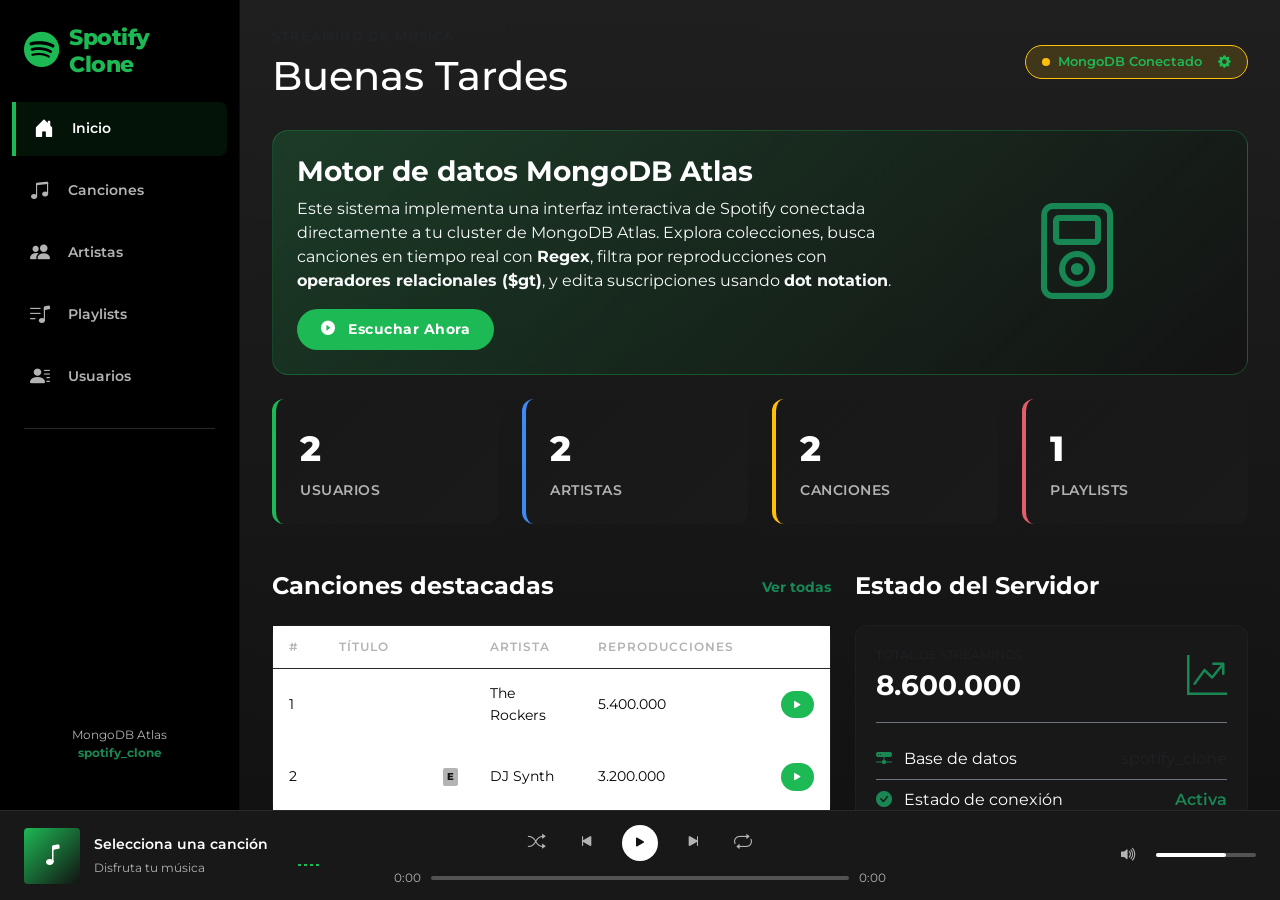
<file: index.html>
<!DOCTYPE html>
<html lang="es">
<head>
  <meta charset="UTF-8">
  <meta name="viewport" content="width=device-width, initial-scale=1.0">
  <title>Spotify Clone - Panel Principal</title>
  <!-- Bootstrap 5 CSS -->
  <link href="https://cdn.jsdelivr.net/npm/bootstrap@5.3.0/dist/css/bootstrap.min.css" rel="stylesheet">
  <!-- Bootstrap Icons -->
  <link href="https://cdn.jsdelivr.net/npm/bootstrap-icons@1.10.5/font/bootstrap-icons.css" rel="stylesheet">
  <!-- Custom CSS -->
  <link rel="stylesheet" href="assets/css/style.css">
</head>
<body>
  <div class="app-container">
    <!-- Sidebar Navigation -->
    <nav class="spotify-sidebar">
      <a href="index.html" class="brand-logo">
        <i class="bi bi-spotify" style="font-size: 2.2rem;"></i>
        <h4>Spotify Clone</h4>
      </a>
      <ul class="sidebar-menu">
        <li class="sidebar-menu-item">
          <a href="index.html" class="sidebar-link active" id="nav-home">
            <i class="bi bi-house-door-fill"></i>
            <span>Inicio</span>
          </a>
        </li>
        <li class="sidebar-menu-item">
          <a href="canciones.html" class="sidebar-link" id="nav-canciones">
            <i class="bi bi-music-note-beamed"></i>
            <span>Canciones</span>
          </a>
        </li>
        <li class="sidebar-menu-item">
          <a href="artistas.html" class="sidebar-link" id="nav-artistas">
            <i class="bi bi-people-fill"></i>
            <span>Artistas</span>
          </a>
        </li>
        <li class="sidebar-menu-item">
          <a href="playlists.html" class="sidebar-link" id="nav-playlists">
            <i class="bi bi-music-note-list"></i>
            <span>Playlists</span>
          </a>
        </li>
        <li class="sidebar-menu-item">
          <a href="usuarios.html" class="sidebar-link" id="nav-usuarios">
            <i class="bi bi-person-lines-fill"></i>
            <span>Usuarios</span>
          </a>
        </li>
      </ul>
      <div class="sidebar-divider"></div>
      <div class="mt-auto p-2 text-center" style="font-size: 0.75rem; color: var(--spotify-text-muted);">
        <p class="mb-0">MongoDB Atlas</p>
        <p class="fw-bold text-success">spotify_clone</p>
      </div>
    </nav>

    <!-- Main Content Area -->
    <main class="main-content">
      <header class="top-header">
        <div>
          <span class="text-uppercase text-muted fw-bold" style="font-size: 0.8rem; letter-spacing: 1px;">Streaming de Música</span>
          <h1 class="fw-extrabold mb-0 text-white mt-1">Buenas Tardes</h1>
        </div>
        <div class="db-badge">
          <span class="dot"></span>
          <span id="db-status-text">Conectando a MongoDB...</span>
        </div>
      </header>

      <!-- Welcome Banner -->
      <div class="p-4 rounded-4 mb-4" style="background: linear-gradient(135deg, rgba(29,185,84,0.2) 0%, rgba(18,18,18,0.8) 100%); border: 1px solid rgba(29,185,84,0.3);">
        <div class="row align-items-center">
          <div class="col-md-8">
            <h3 class="fw-bold text-white mb-2">Motor de datos MongoDB Atlas</h3>
            <p class="text-light mb-3" style="max-width: 600px;">
              Este sistema implementa una interfaz interactiva de Spotify conectada directamente a tu cluster de MongoDB Atlas. Explora colecciones, busca canciones en tiempo real con <strong>Regex</strong>, filtra por reproducciones con <strong>operadores relacionales ($gt)</strong>, y edita suscripciones usando <strong>dot notation</strong>.
            </p>
            <a href="canciones.html" class="btn btn-spotify btn-lg"><i class="bi bi-play-circle-fill me-2"></i> Escuchar Ahora</a>
          </div>
          <div class="col-md-4 d-none d-md-block text-center text-success" style="font-size: 6rem;">
            <i class="bi bi-music-player"></i>
          </div>
        </div>
      </div>

      <!-- Stats Grid -->
      <div class="row g-4 mb-5">
        <div class="col-6 col-lg-3">
          <div class="stat-box">
            <div class="stat-num" id="stat-usuarios">-</div>
            <div class="stat-label">Usuarios</div>
          </div>
        </div>
        <div class="col-6 col-lg-3">
          <div class="stat-box" style="border-left-color: #3d8bf2;">
            <div class="stat-num" id="stat-artistas">-</div>
            <div class="stat-label">Artistas</div>
          </div>
        </div>
        <div class="col-6 col-lg-3">
          <div class="stat-box" style="border-left-color: #ffc107;">
            <div class="stat-num" id="stat-canciones">-</div>
            <div class="stat-label">Canciones</div>
          </div>
        </div>
        <div class="col-6 col-lg-3">
          <div class="stat-box" style="border-left-color: #e35d6a;">
            <div class="stat-num" id="stat-playlists">-</div>
            <div class="stat-label">Playlists</div>
          </div>
        </div>
      </div>

      <!-- Overview Lists -->
      <div class="row g-4 mb-5">
        <!-- Recommended Songs -->
        <div class="col-md-7">
          <div class="d-flex justify-content-between align-items-center mb-4">
            <h4 class="fw-bold mb-0">Canciones destacadas</h4>
            <a href="canciones.html" class="text-decoration-none text-success fw-bold btn-link" style="font-size: 0.85rem;">Ver todas</a>
          </div>
          
          <div class="spotify-card p-0">
            <div class="table-responsive">
              <table class="table spotify-table mb-0">
                <thead>
                  <tr>
                    <th style="width: 50px;">#</th>
                    <th>Título</th>
                    <th>Artista</th>
                    <th class="d-none d-md-table-cell">Reproducciones</th>
                    <th style="width: 80px;"></th>
                  </tr>
                </thead>
                <tbody id="destacadas-table-body">
                  <tr>
                    <td colspan="5" class="text-center py-4">Cargando canciones recomendadas...</td>
                  </tr>
                </tbody>
              </table>
            </div>
          </div>
        </div>

        <!-- DB Metrics -->
        <div class="col-md-5">
          <h4 class="fw-bold mb-4">Estado del Servidor</h4>
          <div class="spotify-card">
            <div class="d-flex align-items-center justify-content-between border-bottom border-secondary pb-3 mb-3">
              <div>
                <span class="text-muted d-block" style="font-size: 0.75rem;">TOTAL DE STREAMINGS</span>
                <span class="fw-bold fs-3 text-white" id="stat-reproducciones">0</span>
              </div>
              <div class="text-success fs-1">
                <i class="bi bi-graph-up-arrow"></i>
              </div>
            </div>
            
            <div class="list-group list-group-flush bg-transparent">
              <div class="list-group-item bg-transparent text-white border-secondary px-0 d-flex justify-content-between align-items-center">
                <span><i class="bi bi-hdd-network-fill text-success me-2"></i> Base de datos</span>
                <span class="text-muted">spotify_clone</span>
              </div>
              <div class="list-group-item bg-transparent text-white border-secondary px-0 d-flex justify-content-between align-items-center">
                <span><i class="bi bi-check-circle-fill text-success me-2"></i> Estado de conexión</span>
                <span class="text-success fw-semibold">Activa</span>
              </div>
              <div class="list-group-item bg-transparent text-white border-secondary px-0 d-flex justify-content-between align-items-center">
                <span><i class="bi bi-shield-check text-success me-2"></i> Operaciones CRUD</span>
                <span class="text-muted">Soportadas</span>
              </div>
              <div class="list-group-item bg-transparent text-white border-0 px-0 d-flex justify-content-between align-items-center">
                <span><i class="bi bi-server text-success me-2"></i> Puerto Backend</span>
                <span class="text-muted">3000 (Express)</span>
              </div>
            </div>
          </div>
        </div>
      </div>
      
    </main>
  </div>

  <!-- Now Playing Footer Bar -->
  <footer class="player-bar">
    <div class="player-track-info">
      <div class="player-album-art" id="player-art">
        <i class="bi bi-music-note"></i>
      </div>
      <div>
        <div class="player-song-title" id="player-title">Selecciona una canción</div>
        <div class="player-artist-name" id="player-artist">Disfruta tu música</div>
      </div>
      <div class="visualizer ms-3" id="player-visualizer">
        <div class="visualizer-bar"></div>
        <div class="visualizer-bar"></div>
        <div class="visualizer-bar"></div>
        <div class="visualizer-bar"></div>
      </div>
    </div>

    <div class="player-controls">
      <div class="control-buttons">
        <button class="control-btn"><i class="bi bi-shuffle"></i></button>
        <button class="control-btn"><i class="bi bi-skip-start-fill"></i></button>
        <button class="control-btn control-btn-play" id="player-play-btn"><i class="bi bi-play-fill"></i></button>
        <button class="control-btn"><i class="bi bi-skip-end-fill"></i></button>
        <button class="control-btn"><i class="bi bi-repeat"></i></button>
      </div>
      <div class="playback-progress">
        <span id="player-current-time">0:00</span>
        <div class="progress-bar-container" id="player-progress-bar">
          <div class="progress-bar-fill" id="player-progress-fill">
            <div class="progress-handle"></div>
          </div>
        </div>
        <span id="player-total-time">0:00</span>
      </div>
    </div>

    <div class="player-extra">
      <button class="control-btn" id="player-volume-btn"><i class="bi bi-volume-up-fill"></i></button>
      <div class="volume-bar" id="player-volume-bar">
        <div class="volume-fill" id="player-volume-fill"></div>
      </div>
    </div>
  </footer>

  <!-- Bootstrap 5 Bundle JS -->
  <script src="https://cdn.jsdelivr.net/npm/bootstrap@5.3.0/dist/js/bootstrap.bundle.min.js"></script>
  <!-- API client & Player controllers -->
  <script src="assets/js/api.js"></script>
  <script src="assets/js/player.js"></script>
  <!-- Dashboard JS -->
  <script src="assets/js/dashboard.js"></script>
</body>
</html>
</file>
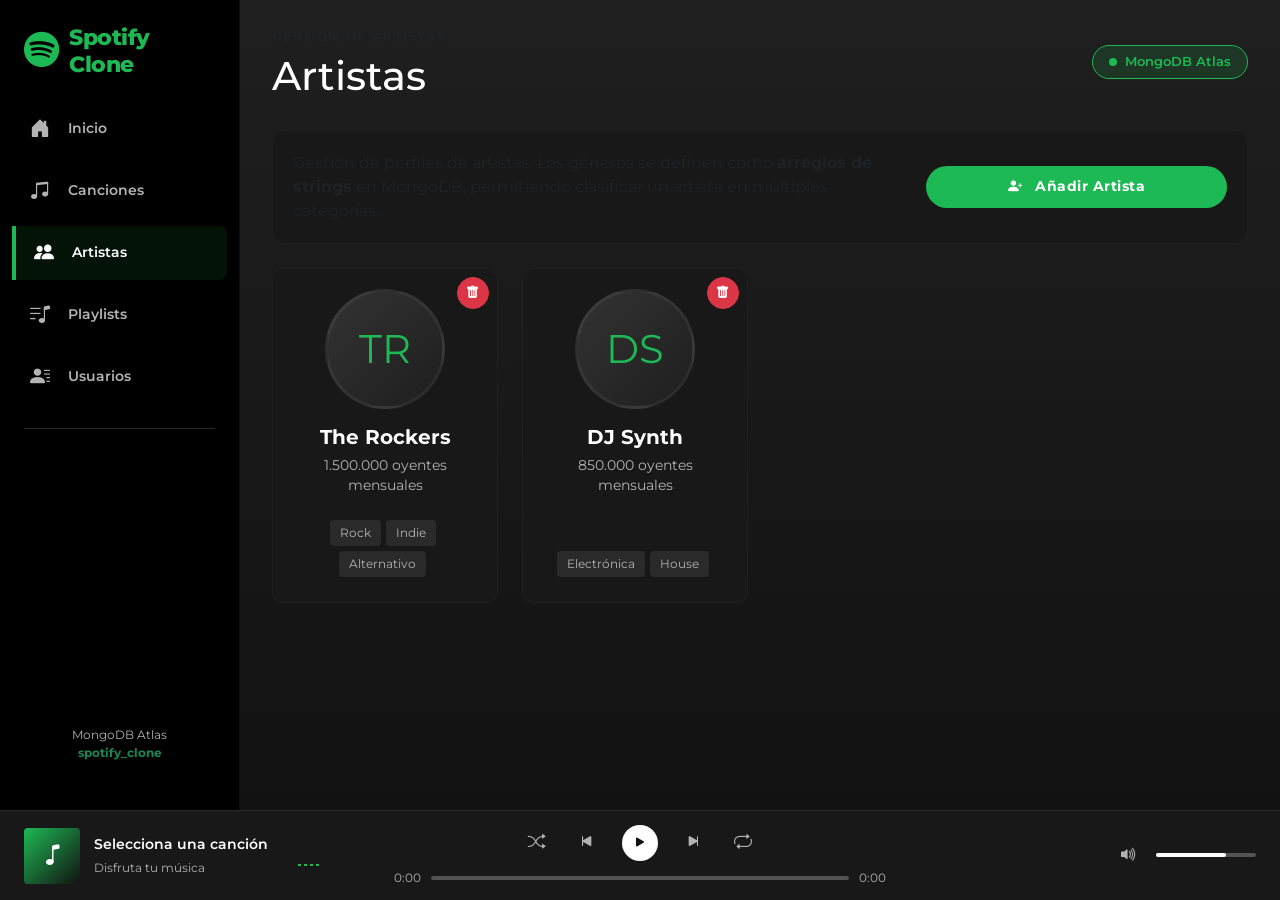
<file: artistas.html>
<!DOCTYPE html>
<html lang="es">
<head>
  <meta charset="UTF-8">
  <meta name="viewport" content="width=device-width, initial-scale=1.0">
  <title>Spotify Clone - Artistas</title>
  <!-- Bootstrap 5 CSS -->
  <link href="https://cdn.jsdelivr.net/npm/bootstrap@5.3.0/dist/css/bootstrap.min.css" rel="stylesheet">
  <!-- Bootstrap Icons -->
  <link href="https://cdn.jsdelivr.net/npm/bootstrap-icons@1.10.5/font/bootstrap-icons.css" rel="stylesheet">
  <!-- Custom CSS -->
  <link rel="stylesheet" href="assets/css/style.css">
</head>
<body>
  <div class="app-container">
    <!-- Sidebar Navigation -->
    <nav class="spotify-sidebar">
      <a href="index.html" class="brand-logo">
        <i class="bi bi-spotify" style="font-size: 2.2rem;"></i>
        <h4>Spotify Clone</h4>
      </a>
      <ul class="sidebar-menu">
        <li class="sidebar-menu-item">
          <a href="index.html" class="sidebar-link" id="nav-home">
            <i class="bi bi-house-door-fill"></i>
            <span>Inicio</span>
          </a>
        </li>
        <li class="sidebar-menu-item">
          <a href="canciones.html" class="sidebar-link" id="nav-canciones">
            <i class="bi bi-music-note-beamed"></i>
            <span>Canciones</span>
          </a>
        </li>
        <li class="sidebar-menu-item">
          <a href="artistas.html" class="sidebar-link active" id="nav-artistas">
            <i class="bi bi-people-fill"></i>
            <span>Artistas</span>
          </a>
        </li>
        <li class="sidebar-menu-item">
          <a href="playlists.html" class="sidebar-link" id="nav-playlists">
            <i class="bi bi-music-note-list"></i>
            <span>Playlists</span>
          </a>
        </li>
        <li class="sidebar-menu-item">
          <a href="usuarios.html" class="sidebar-link" id="nav-usuarios">
            <i class="bi bi-person-lines-fill"></i>
            <span>Usuarios</span>
          </a>
        </li>
      </ul>
      <div class="sidebar-divider"></div>
      <div class="mt-auto p-2 text-center" style="font-size: 0.75rem; color: var(--spotify-text-muted);">
        <p class="mb-0">MongoDB Atlas</p>
        <p class="fw-bold text-success">spotify_clone</p>
      </div>
    </nav>

    <!-- Main Content Area -->
    <main class="main-content">
      <header class="top-header">
        <div>
          <span class="text-uppercase text-muted fw-bold" style="font-size: 0.8rem; letter-spacing: 1px;">Gestión de Artistas</span>
          <h1 class="fw-extrabold mb-0 text-white mt-1">Artistas</h1>
        </div>
        <div class="db-badge">
          <span class="dot"></span>
          <span>MongoDB Atlas</span>
        </div>
      </header>

      <!-- Action Panel -->
      <div class="spotify-card mb-4">
        <div class="row align-items-center justify-content-between g-3">
          <div class="col-md-8">
            <p class="text-muted mb-0">
              Gestión de perfiles de artistas. Los géneros se definen como <strong>arreglos de strings</strong> en MongoDB, permitiendo clasificar un artista en múltiples categorías.
            </p>
          </div>
          <div class="col-md-4 text-md-end text-center">
            <button class="btn btn-spotify w-100" data-bs-toggle="modal" data-bs-target="#addArtistModal">
              <i class="bi bi-person-plus-fill me-2"></i> Añadir Artista
            </button>
          </div>
        </div>
      </div>

      <!-- Artists Grid View -->
      <div class="row g-4" id="artists-grid">
        <!-- Artists loaded dynamically -->
        <div class="col-12 text-center py-5 text-muted">
          Cargando perfiles de artistas desde MongoDB Atlas...
        </div>
      </div>
      
    </main>
  </div>

  <!-- Add Artist Modal -->
  <div class="modal fade" id="addArtistModal" tabindex="-1" aria-labelledby="addArtistModalLabel" aria-hidden="true">
    <div class="modal-dialog modal-dialog-centered">
      <div class="modal-content">
        <div class="modal-header">
          <h5 class="modal-title fw-bold" id="addArtistModalLabel"><i class="bi bi-person-plus text-success me-2"></i>Agregar Nuevo Artista</h5>
          <button type="button" class="btn-close btn-close-white" data-bs-dismiss="modal" aria-label="Close"></button>
        </div>
        <form id="add-artist-form">
          <div class="modal-body">
            <div class="mb-3">
              <label for="artist-id" class="form-label">ID del Artista (ej: art_103)</label>
              <input type="text" class="form-control" id="artist-id" placeholder="art_..." required>
            </div>
            
            <div class="mb-3">
              <label for="artist-name" class="form-label">Nombre del Artista</label>
              <input type="text" class="form-control" id="artist-name" required>
            </div>
            
            <div class="mb-3">
              <label for="artist-genres" class="form-label">Géneros Musicales (Separados por coma)</label>
              <input type="text" class="form-control" id="artist-genres" placeholder="Rock, Pop, Indie, Alternativo" required>
              <div class="form-text text-muted" style="font-size: 0.75rem;">Se guardarán automáticamente como un arreglo en MongoDB.</div>
            </div>

            <div class="mb-3">
              <label for="artist-listeners" class="form-label">Oyentes Mensuales</label>
              <input type="number" class="form-control" id="artist-listeners" value="0" min="0" required>
            </div>
          </div>
          <div class="modal-footer">
            <button type="button" class="btn btn-spotify-outline" data-bs-dismiss="modal">Cancelar</button>
            <button type="submit" class="btn btn-spotify">Guardar Artista</button>
          </div>
        </form>
      </div>
    </div>
  </div>

  <!-- Now Playing Footer Bar -->
  <footer class="player-bar">
    <div class="player-track-info">
      <div class="player-album-art" id="player-art">
        <i class="bi bi-music-note"></i>
      </div>
      <div>
        <div class="player-song-title" id="player-title">Selecciona una canción</div>
        <div class="player-artist-name" id="player-artist">Disfruta tu música</div>
      </div>
      <div class="visualizer ms-3" id="player-visualizer">
        <div class="visualizer-bar"></div>
        <div class="visualizer-bar"></div>
        <div class="visualizer-bar"></div>
        <div class="visualizer-bar"></div>
      </div>
    </div>

    <div class="player-controls">
      <div class="control-buttons">
        <button class="control-btn"><i class="bi bi-shuffle"></i></button>
        <button class="control-btn"><i class="bi bi-skip-start-fill"></i></button>
        <button class="control-btn control-btn-play" id="player-play-btn"><i class="bi bi-play-fill"></i></button>
        <button class="control-btn"><i class="bi bi-skip-end-fill"></i></button>
        <button class="control-btn"><i class="bi bi-repeat"></i></button>
      </div>
      <div class="playback-progress">
        <span id="player-current-time">0:00</span>
        <div class="progress-bar-container" id="player-progress-bar">
          <div class="progress-bar-fill" id="player-progress-fill">
            <div class="progress-handle"></div>
          </div>
        </div>
        <span id="player-total-time">0:00</span>
      </div>
    </div>

    <div class="player-extra">
      <button class="control-btn" id="player-volume-btn"><i class="bi bi-volume-up-fill"></i></button>
      <div class="volume-bar" id="player-volume-bar">
        <div class="volume-fill" id="player-volume-fill"></div>
      </div>
    </div>
  </footer>

  <!-- Bootstrap 5 Bundle JS -->
  <script src="https://cdn.jsdelivr.net/npm/bootstrap@5.3.0/dist/js/bootstrap.bundle.min.js"></script>
  <!-- API client & Player controllers -->
  <script src="assets/js/api.js"></script>
  <script src="assets/js/player.js"></script>
  <!-- Artistas JS -->
  <script src="assets/js/artistas.js"></script>
</body>
</html>
</file>
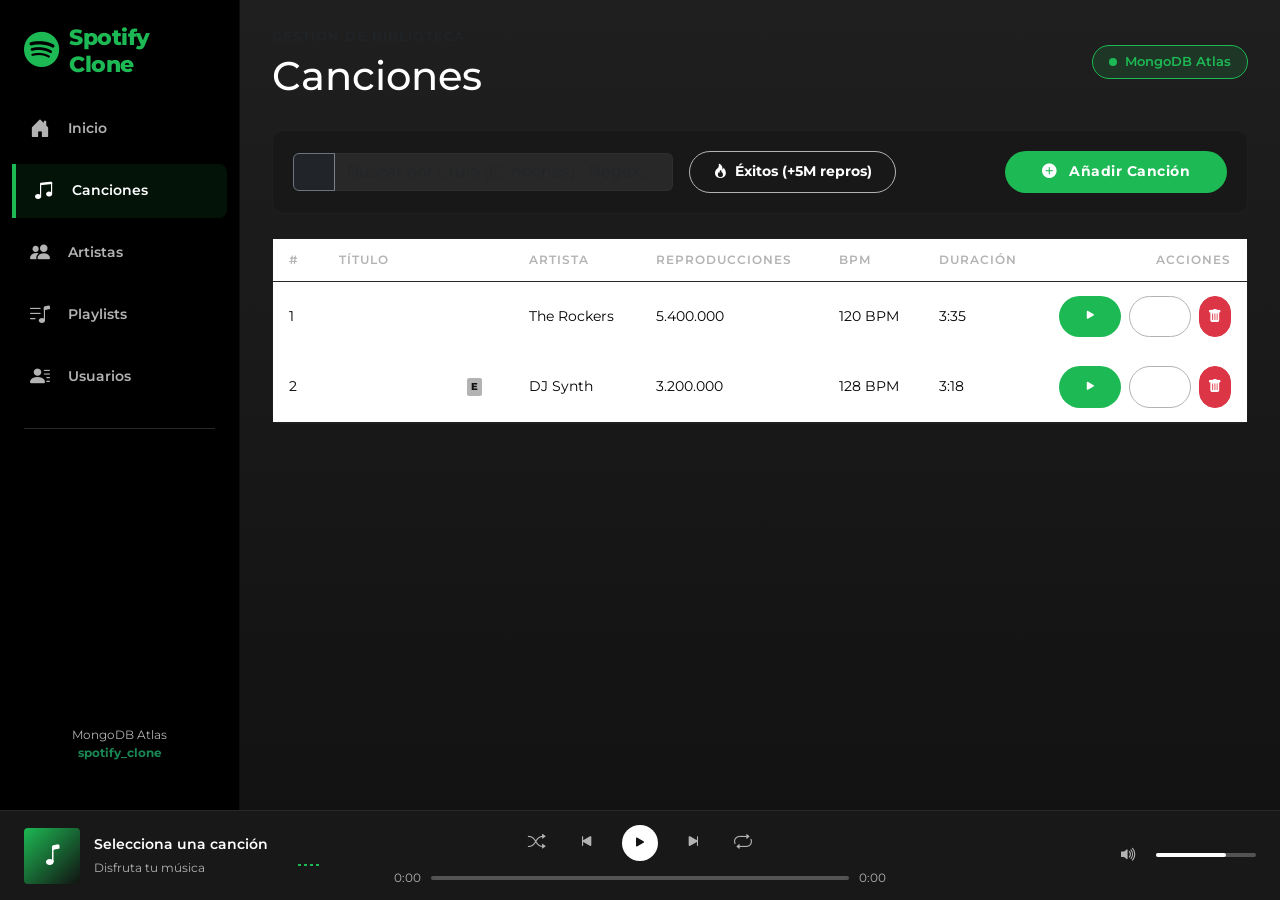
<file: canciones.html>
<!DOCTYPE html>
<html lang="es">
<head>
  <meta charset="UTF-8">
  <meta name="viewport" content="width=device-width, initial-scale=1.0">
  <title>Spotify Clone - Canciones</title>
  <!-- Bootstrap 5 CSS -->
  <link href="https://cdn.jsdelivr.net/npm/bootstrap@5.3.0/dist/css/bootstrap.min.css" rel="stylesheet">
  <!-- Bootstrap Icons -->
  <link href="https://cdn.jsdelivr.net/npm/bootstrap-icons@1.10.5/font/bootstrap-icons.css" rel="stylesheet">
  <!-- Custom CSS -->
  <link rel="stylesheet" href="assets/css/style.css">
</head>
<body>
  <div class="app-container">
    <!-- Sidebar Navigation -->
    <nav class="spotify-sidebar">
      <a href="index.html" class="brand-logo">
        <i class="bi bi-spotify" style="font-size: 2.2rem;"></i>
        <h4>Spotify Clone</h4>
      </a>
      <ul class="sidebar-menu">
        <li class="sidebar-menu-item">
          <a href="index.html" class="sidebar-link" id="nav-home">
            <i class="bi bi-house-door-fill"></i>
            <span>Inicio</span>
          </a>
        </li>
        <li class="sidebar-menu-item">
          <a href="canciones.html" class="sidebar-link active" id="nav-canciones">
            <i class="bi bi-music-note-beamed"></i>
            <span>Canciones</span>
          </a>
        </li>
        <li class="sidebar-menu-item">
          <a href="artistas.html" class="sidebar-link" id="nav-artistas">
            <i class="bi bi-people-fill"></i>
            <span>Artistas</span>
          </a>
        </li>
        <li class="sidebar-menu-item">
          <a href="playlists.html" class="sidebar-link" id="nav-playlists">
            <i class="bi bi-music-note-list"></i>
            <span>Playlists</span>
          </a>
        </li>
        <li class="sidebar-menu-item">
          <a href="usuarios.html" class="sidebar-link" id="nav-usuarios">
            <i class="bi bi-person-lines-fill"></i>
            <span>Usuarios</span>
          </a>
        </li>
      </ul>
      <div class="sidebar-divider"></div>
      <div class="mt-auto p-2 text-center" style="font-size: 0.75rem; color: var(--spotify-text-muted);">
        <p class="mb-0">MongoDB Atlas</p>
        <p class="fw-bold text-success">spotify_clone</p>
      </div>
    </nav>

    <!-- Main Content Area -->
    <main class="main-content">
      <header class="top-header">
        <div>
          <span class="text-uppercase text-muted fw-bold" style="font-size: 0.8rem; letter-spacing: 1px;">Gestión de Biblioteca</span>
          <h1 class="fw-extrabold mb-0 text-white mt-1">Canciones</h1>
        </div>
        <div class="db-badge">
          <span class="dot"></span>
          <span>MongoDB Atlas</span>
        </div>
      </header>

      <!-- Action Panel (Search, Filter, Add) -->
      <div class="spotify-card mb-4">
        <div class="row g-3 align-items-center">
          <!-- Real-time Regex Search -->
          <div class="col-md-5">
            <div class="input-group">
              <span class="input-group-text bg-dark border-secondary text-muted"><i class="bi bi-search"></i></span>
              <input type="text" id="song-search-input" class="form-control" placeholder="Buscar por título (Ej: noches) - Regex...">
            </div>
          </div>
          
          <!-- Hits filter -->
          <div class="col-md-4 col-sm-6 text-sm-start text-center">
            <button class="btn btn-spotify-outline" id="filter-hits-btn">
              <i class="bi bi-fire me-1"></i> Éxitos (+5M repros)
            </button>
            <button class="btn btn-spotify-outline ms-2 d-none" id="clear-filters-btn">
              Limpiar
            </button>
          </div>
          
          <!-- Add Song Trigger -->
          <div class="col-md-3 col-sm-6 text-sm-end text-center">
            <button class="btn btn-spotify w-100" data-bs-toggle="modal" data-bs-target="#addSongModal">
              <i class="bi bi-plus-circle-fill me-2"></i> Añadir Canción
            </button>
          </div>
        </div>
      </div>

      <!-- Songs Table View -->
      <div class="spotify-card p-0">
        <div class="table-responsive">
          <table class="table spotify-table mb-0" id="songs-table">
            <thead>
              <tr>
                <th style="width: 50px;">#</th>
                <th>Título</th>
                <th>Artista</th>
                <th class="d-none d-md-table-cell">Reproducciones</th>
                <th>BPM</th>
                <th>Duración</th>
                <th style="width: 150px;" class="text-end">Acciones</th>
              </tr>
            </thead>
            <tbody id="songs-table-body">
              <tr>
                <td colspan="7" class="text-center py-5">Cargando canciones de la base de datos Atlas...</td>
              </tr>
            </tbody>
          </table>
        </div>
      </div>
      
    </main>
  </div>

  <!-- Add Song Modal -->
  <div class="modal fade" id="addSongModal" tabindex="-1" aria-labelledby="addSongModalLabel" aria-hidden="true">
    <div class="modal-dialog modal-dialog-centered">
      <div class="modal-content">
        <div class="modal-header">
          <h5 class="modal-title fw-bold" id="addSongModalLabel"><i class="bi bi-music-note-beamed text-success me-2"></i>Agregar Nueva Canción</h5>
          <button type="button" class="btn-close btn-close-white" data-bs-dismiss="modal" aria-label="Close"></button>
        </div>
        <form id="add-song-form">
          <div class="modal-body">
            <div class="alert alert-info py-2" style="font-size: 0.8rem; background-color: rgba(29,185,84,0.1); border-color: rgba(29,185,84,0.2); color: #fff;">
              <i class="bi bi-shield-check text-success me-1"></i> <strong>Seguridad Referencial:</strong> La canción debe estar vinculada a un artista existente.
            </div>
            
            <div class="mb-3">
              <label for="song-id" class="form-label">ID de la Canción (ej: trk_003)</label>
              <input type="text" class="form-control" id="song-id" placeholder="trk_..." required>
            </div>
            
            <div class="mb-3">
              <label for="song-artist" class="form-label">Artista Relacionado</label>
              <select class="form-select" id="song-artist" required>
                <option value="">Selecciona un artista...</option>
                <!-- Artists loaded dynamically -->
              </select>
            </div>

            <div class="mb-3">
              <label for="song-title" class="form-label">Título de la Canción</label>
              <input type="text" class="form-control" id="song-title" required>
            </div>
            
            <div class="row">
              <div class="col-6 mb-3">
                <label for="song-duration" class="form-label">Duración (segundos)</label>
                <input type="number" class="form-control" id="song-duration" value="180" min="1" required>
              </div>
              <div class="col-6 mb-3">
                <label for="song-bpm" class="form-label">BPM (Ritmo)</label>
                <input type="number" class="form-control" id="song-bpm" value="120" min="1" required>
              </div>
            </div>

            <div class="row">
              <div class="col-6 mb-3">
                <label for="song-reproductions" class="form-label">Reproducciones iniciales</label>
                <input type="number" class="form-control" id="song-reproductions" value="0" min="0" required>
              </div>
              <div class="col-6 mb-3 d-flex align-items-center mt-4">
                <div class="form-check form-switch">
                  <input class="form-check-input" type="checkbox" id="song-explicit">
                  <label class="form-check-label text-white fw-bold" for="song-explicit">¿Contenido Explícito?</label>
                </div>
              </div>
            </div>
          </div>
          <div class="modal-footer">
            <button type="button" class="btn btn-spotify-outline" data-bs-dismiss="modal">Cancelar</button>
            <button type="submit" class="btn btn-spotify">Guardar Canción</button>
          </div>
        </form>
      </div>
    </div>
  </div>

  <!-- Add to Playlist Modal -->
  <div class="modal fade" id="addToPlaylistModal" tabindex="-1" aria-labelledby="addToPlaylistModalLabel" aria-hidden="true">
    <div class="modal-dialog modal-dialog-centered modal-sm">
      <div class="modal-content">
        <div class="modal-header">
          <h5 class="modal-title fw-bold" id="addToPlaylistModalLabel"><i class="bi bi-plus-circle text-success me-2"></i>Añadir a Playlist</h5>
          <button type="button" class="btn-close btn-close-white" data-bs-dismiss="modal" aria-label="Close"></button>
        </div>
        <div class="modal-body">
          <input type="hidden" id="add-to-playlist-song-id">
          <div class="mb-3">
            <label for="playlist-select" class="form-label">Selecciona Playlist</label>
            <select class="form-select" id="playlist-select" required>
              <option value="">Cargando playlists...</option>
            </select>
          </div>
        </div>
        <div class="modal-footer">
          <button type="button" class="btn btn-spotify-outline btn-sm" data-bs-dismiss="modal">Cerrar</button>
          <button type="button" class="btn btn-spotify btn-sm" id="confirm-add-to-playlist-btn">Añadir</button>
        </div>
      </div>
    </div>
  </div>

  <!-- Now Playing Footer Bar -->
  <footer class="player-bar">
    <div class="player-track-info">
      <div class="player-album-art" id="player-art">
        <i class="bi bi-music-note"></i>
      </div>
      <div>
        <div class="player-song-title" id="player-title">Selecciona una canción</div>
        <div class="player-artist-name" id="player-artist">Disfruta tu música</div>
      </div>
      <div class="visualizer ms-3" id="player-visualizer">
        <div class="visualizer-bar"></div>
        <div class="visualizer-bar"></div>
        <div class="visualizer-bar"></div>
        <div class="visualizer-bar"></div>
      </div>
    </div>

    <div class="player-controls">
      <div class="control-buttons">
        <button class="control-btn"><i class="bi bi-shuffle"></i></button>
        <button class="control-btn"><i class="bi bi-skip-start-fill"></i></button>
        <button class="control-btn control-btn-play" id="player-play-btn"><i class="bi bi-play-fill"></i></button>
        <button class="control-btn"><i class="bi bi-skip-end-fill"></i></button>
        <button class="control-btn"><i class="bi bi-repeat"></i></button>
      </div>
      <div class="playback-progress">
        <span id="player-current-time">0:00</span>
        <div class="progress-bar-container" id="player-progress-bar">
          <div class="progress-bar-fill" id="player-progress-fill">
            <div class="progress-handle"></div>
          </div>
        </div>
        <span id="player-total-time">0:00</span>
      </div>
    </div>

    <div class="player-extra">
      <button class="control-btn" id="player-volume-btn"><i class="bi bi-volume-up-fill"></i></button>
      <div class="volume-bar" id="player-volume-bar">
        <div class="volume-fill" id="player-volume-fill"></div>
      </div>
    </div>
  </footer>

  <!-- Bootstrap 5 Bundle JS -->
  <script src="https://cdn.jsdelivr.net/npm/bootstrap@5.3.0/dist/js/bootstrap.bundle.min.js"></script>
  <!-- API client & Player controllers -->
  <script src="assets/js/api.js"></script>
  <script src="assets/js/player.js"></script>
  <!-- Canciones JS -->
  <script src="assets/js/canciones.js"></script>
</body>
</html>
</file>
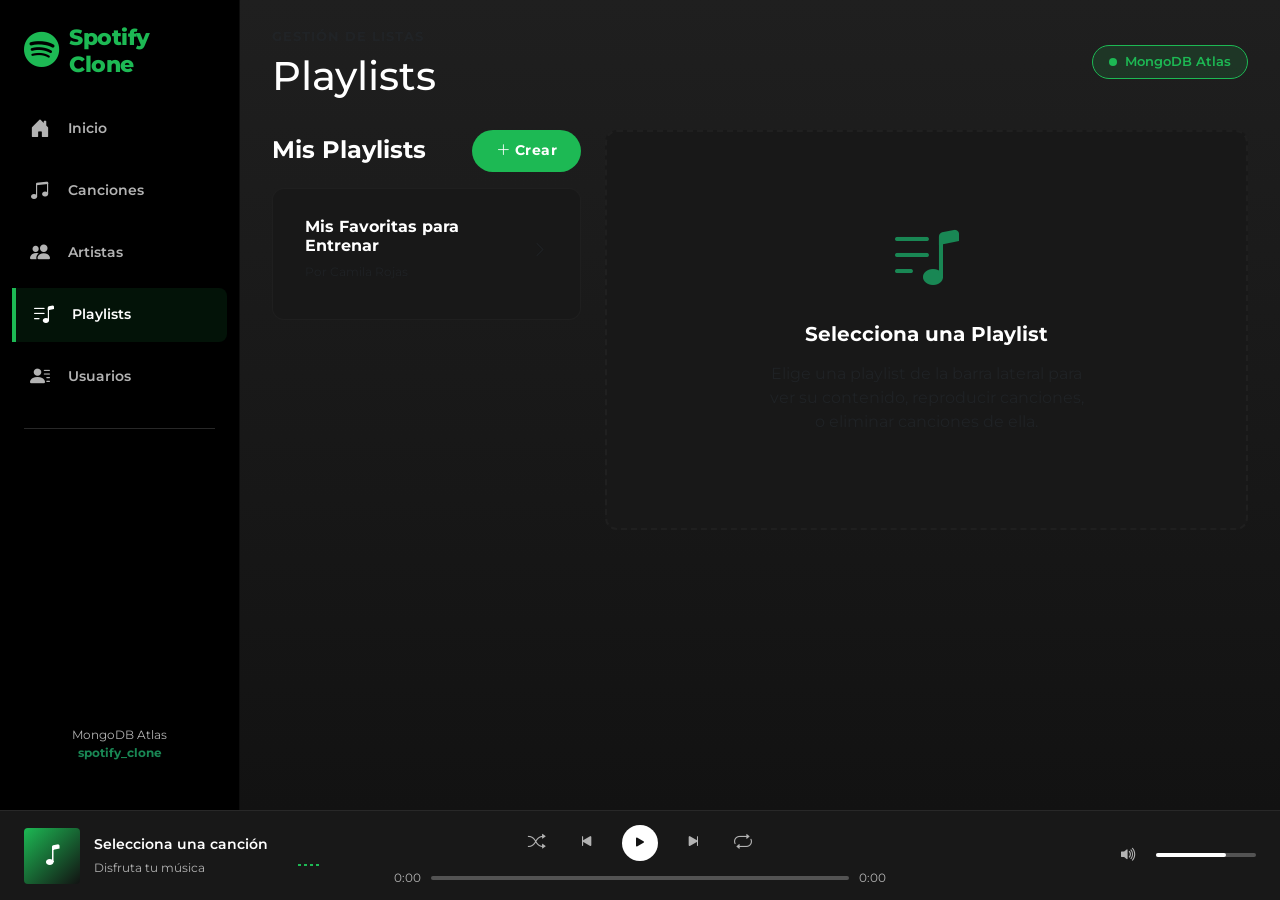
<file: playlists.html>
<!DOCTYPE html>
<html lang="es">
<head>
  <meta charset="UTF-8">
  <meta name="viewport" content="width=device-width, initial-scale=1.0">
  <title>Spotify Clone - Playlists</title>
  <!-- Bootstrap 5 CSS -->
  <link href="https://cdn.jsdelivr.net/npm/bootstrap@5.3.0/dist/css/bootstrap.min.css" rel="stylesheet">
  <!-- Bootstrap Icons -->
  <link href="https://cdn.jsdelivr.net/npm/bootstrap-icons@1.10.5/font/bootstrap-icons.css" rel="stylesheet">
  <!-- Custom CSS -->
  <link rel="stylesheet" href="assets/css/style.css">
  <style>
    .playlist-item {
      cursor: pointer;
      padding: 12px 16px;
      border-radius: 8px;
      margin-bottom: 8px;
      transition: background-color 0.2s ease;
      display: flex;
      justify-content: space-between;
      align-items: center;
    }
    .playlist-item:hover {
      background-color: var(--spotify-light-grey);
    }
    .playlist-item.active {
      background-color: rgba(29, 185, 84, 0.15);
      border-left: 3px solid var(--spotify-green);
    }
  </style>
</head>
<body>
  <div class="app-container">
    <!-- Sidebar Navigation -->
    <nav class="spotify-sidebar">
      <a href="index.html" class="brand-logo">
        <i class="bi bi-spotify" style="font-size: 2.2rem;"></i>
        <h4>Spotify Clone</h4>
      </a>
      <ul class="sidebar-menu">
        <li class="sidebar-menu-item">
          <a href="index.html" class="sidebar-link" id="nav-home">
            <i class="bi bi-house-door-fill"></i>
            <span>Inicio</span>
          </a>
        </li>
        <li class="sidebar-menu-item">
          <a href="canciones.html" class="sidebar-link" id="nav-canciones">
            <i class="bi bi-music-note-beamed"></i>
            <span>Canciones</span>
          </a>
        </li>
        <li class="sidebar-menu-item">
          <a href="artistas.html" class="sidebar-link" id="nav-artistas">
            <i class="bi bi-people-fill"></i>
            <span>Artistas</span>
          </a>
        </li>
        <li class="sidebar-menu-item">
          <a href="playlists.html" class="sidebar-link active" id="nav-playlists">
            <i class="bi bi-music-note-list"></i>
            <span>Playlists</span>
          </a>
        </li>
        <li class="sidebar-menu-item">
          <a href="usuarios.html" class="sidebar-link" id="nav-usuarios">
            <i class="bi bi-person-lines-fill"></i>
            <span>Usuarios</span>
          </a>
        </li>
      </ul>
      <div class="sidebar-divider"></div>
      <div class="mt-auto p-2 text-center" style="font-size: 0.75rem; color: var(--spotify-text-muted);">
        <p class="mb-0">MongoDB Atlas</p>
        <p class="fw-bold text-success">spotify_clone</p>
      </div>
    </nav>

    <!-- Main Content Area -->
    <main class="main-content">
      <header class="top-header">
        <div>
          <span class="text-uppercase text-muted fw-bold" style="font-size: 0.8rem; letter-spacing: 1px;">Gestión de Listas</span>
          <h1 class="fw-extrabold mb-0 text-white mt-1">Playlists</h1>
        </div>
        <div class="db-badge">
          <span class="dot"></span>
          <span>MongoDB Atlas</span>
        </div>
      </header>

      <div class="row g-4">
        <!-- Playlist sidebar selector (Left) -->
        <div class="col-md-4">
          <div class="d-flex justify-content-between align-items-center mb-3">
            <h4 class="fw-bold mb-0">Mis Playlists</h4>
            <button class="btn btn-sm btn-spotify" data-bs-toggle="modal" data-bs-target="#createPlaylistModal">
              <i class="bi bi-plus-lg"></i> Crear
            </button>
          </div>
          <div class="spotify-card p-3" style="max-height: 500px; overflow-y: auto;">
            <div id="playlist-list-container">
              <p class="text-muted text-center py-4">Cargando listas...</p>
            </div>
          </div>
        </div>

        <!-- Playlist Detail display (Right) -->
        <div class="col-md-8">
          <div id="playlist-detail-container" class="spotify-card p-4 d-none" style="min-height: 400px;">
            <!-- Header elements -->
            <div class="d-flex align-items-start gap-4 mb-4 pb-4 border-bottom border-secondary">
              <div class="player-album-art rounded-3 d-none d-sm-flex" style="width: 120px; height: 120px; font-size: 3rem;">
                <i class="bi bi-music-note-list"></i>
              </div>
              <div class="flex-grow-1">
                <span class="badge bg-success mb-2" id="detail-playlist-visibility">Pública</span>
                <h2 class="fw-bold text-white mb-2" id="detail-playlist-name">Nombre de Playlist</h2>
                <div class="d-flex flex-wrap gap-3 align-items-center text-muted" style="font-size: 0.85rem;">
                  <span><i class="bi bi-person-circle text-success me-1"></i> <strong class="text-white" id="detail-playlist-owner">Usuario</strong></span>
                  <span>•</span>
                  <span id="detail-playlist-song-count">0 canciones</span>
                </div>
              </div>
              <button class="btn btn-sm btn-danger rounded-circle p-2" id="delete-playlist-btn" title="Eliminar Playlist">
                <i class="bi bi-trash-fill px-1"></i>
              </button>
            </div>

            <!-- Tracks Table -->
            <div class="table-responsive">
              <table class="table spotify-table mb-0">
                <thead>
                  <tr>
                    <th style="width: 40px;">#</th>
                    <th>Título</th>
                    <th>Artista</th>
                    <th class="d-none d-md-table-cell">Agregada el</th>
                    <th style="width: 100px;" class="text-end">Acción</th>
                  </tr>
                </thead>
                <tbody id="playlist-tracks-body">
                  <!-- Playlist tracks loaded dynamically -->
                </tbody>
              </table>
            </div>
          </div>

          <!-- Empty state placeholder -->
          <div id="playlist-placeholder" class="spotify-card d-flex flex-column align-items-center justify-content-center text-center p-5 text-muted" style="min-height: 400px; border-style: dashed; border-width: 2px;">
            <i class="bi bi-music-note-list text-success mb-3" style="font-size: 4rem;"></i>
            <h5 class="fw-bold text-white">Selecciona una Playlist</h5>
            <p style="max-width: 320px;" class="mt-2">Elige una playlist de la barra lateral para ver su contenido, reproducir canciones, o eliminar canciones de ella.</p>
          </div>
        </div>
      </div>
      
    </main>
  </div>

  <!-- Create Playlist Modal -->
  <div class="modal fade" id="createPlaylistModal" tabindex="-1" aria-labelledby="createPlaylistModalLabel" aria-hidden="true">
    <div class="modal-dialog modal-dialog-centered">
      <div class="modal-content">
        <div class="modal-header">
          <h5 class="modal-title fw-bold" id="createPlaylistModalLabel"><i class="bi bi-plus-square-fill text-success me-2"></i>Crear Nueva Playlist</h5>
          <button type="button" class="btn-close btn-close-white" data-bs-dismiss="modal" aria-label="Close"></button>
        </div>
        <form id="create-playlist-form">
          <div class="modal-body">
            <div class="mb-3">
              <label for="playlist-id" class="form-label">ID de la Playlist (ej: pl_002)</label>
              <input type="text" class="form-control" id="playlist-id" placeholder="pl_..." required>
            </div>
            
            <div class="mb-3">
              <label for="playlist-name-input" class="form-label">Nombre de la Playlist</label>
              <input type="text" class="form-control" id="playlist-name-input" placeholder="Mi lista súper cool" required>
            </div>
            
            <div class="mb-3">
              <label for="playlist-owner-select" class="form-label">Usuario Creador</label>
              <select class="form-select" id="playlist-owner-select" required>
                <option value="">Selecciona un usuario...</option>
                <!-- Users loaded dynamically -->
              </select>
            </div>

            <div class="mb-3">
              <div class="form-check form-switch">
                <input class="form-check-input" type="checkbox" id="playlist-public" checked>
                <label class="form-check-label text-white fw-bold" for="playlist-public">¿Playlist Pública?</label>
              </div>
            </div>
          </div>
          <div class="modal-footer">
            <button type="button" class="btn btn-spotify-outline" data-bs-dismiss="modal">Cancelar</button>
            <button type="submit" class="btn btn-spotify">Crear Playlist</button>
          </div>
        </form>
      </div>
    </div>
  </div>

  <!-- Now Playing Footer Bar -->
  <footer class="player-bar">
    <div class="player-track-info">
      <div class="player-album-art" id="player-art">
        <i class="bi bi-music-note"></i>
      </div>
      <div>
        <div class="player-song-title" id="player-title">Selecciona una canción</div>
        <div class="player-artist-name" id="player-artist">Disfruta tu música</div>
      </div>
      <div class="visualizer ms-3" id="player-visualizer">
        <div class="visualizer-bar"></div>
        <div class="visualizer-bar"></div>
        <div class="visualizer-bar"></div>
        <div class="visualizer-bar"></div>
      </div>
    </div>

    <div class="player-controls">
      <div class="control-buttons">
        <button class="control-btn"><i class="bi bi-shuffle"></i></button>
        <button class="control-btn"><i class="bi bi-skip-start-fill"></i></button>
        <button class="control-btn control-btn-play" id="player-play-btn"><i class="bi bi-play-fill"></i></button>
        <button class="control-btn"><i class="bi bi-skip-end-fill"></i></button>
        <button class="control-btn"><i class="bi bi-repeat"></i></button>
      </div>
      <div class="playback-progress">
        <span id="player-current-time">0:00</span>
        <div class="progress-bar-container" id="player-progress-bar">
          <div class="progress-bar-fill" id="player-progress-fill">
            <div class="progress-handle"></div>
          </div>
        </div>
        <span id="player-total-time">0:00</span>
      </div>
    </div>

    <div class="player-extra">
      <button class="control-btn" id="player-volume-btn"><i class="bi bi-volume-up-fill"></i></button>
      <div class="volume-bar" id="player-volume-bar">
        <div class="volume-fill" id="player-volume-fill"></div>
      </div>
    </div>
  </footer>

  <!-- Bootstrap 5 Bundle JS -->
  <script src="https://cdn.jsdelivr.net/npm/bootstrap@5.3.0/dist/js/bootstrap.bundle.min.js"></script>
  <!-- API client & Player controllers -->
  <script src="assets/js/api.js"></script>
  <script src="assets/js/player.js"></script>
  <!-- Playlists JS -->
  <script src="assets/js/playlists.js"></script>
</body>
</html>
</file>
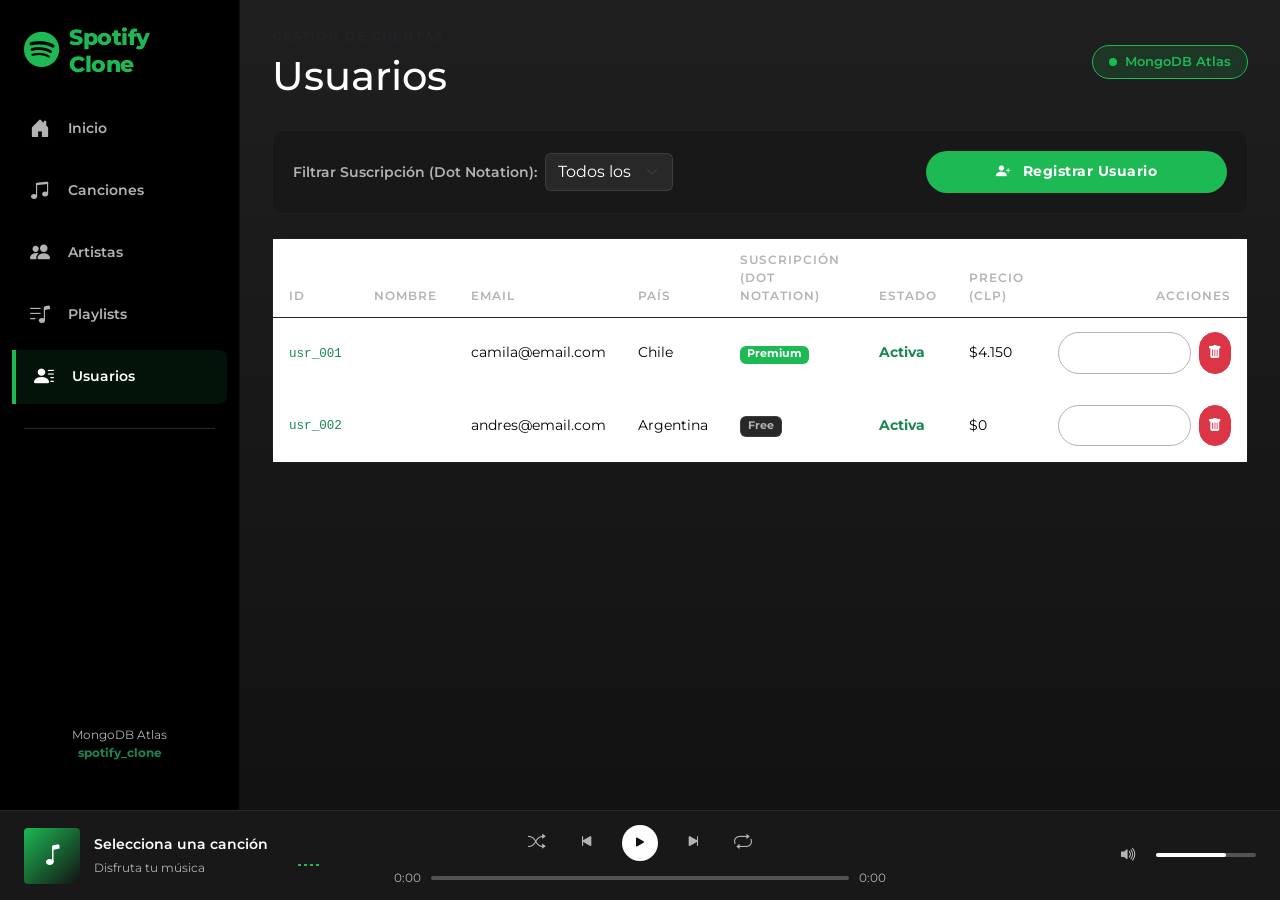
<file: usuarios.html>
<!DOCTYPE html>
<html lang="es">
<head>
  <meta charset="UTF-8">
  <meta name="viewport" content="width=device-width, initial-scale=1.0">
  <title>Spotify Clone - Usuarios</title>
  <!-- Bootstrap 5 CSS -->
  <link href="https://cdn.jsdelivr.net/npm/bootstrap@5.3.0/dist/css/bootstrap.min.css" rel="stylesheet">
  <!-- Bootstrap Icons -->
  <link href="https://cdn.jsdelivr.net/npm/bootstrap-icons@1.10.5/font/bootstrap-icons.css" rel="stylesheet">
  <!-- Custom CSS -->
  <link rel="stylesheet" href="assets/css/style.css">
</head>
<body>
  <div class="app-container">
    <!-- Sidebar Navigation -->
    <nav class="spotify-sidebar">
      <a href="index.html" class="brand-logo">
        <i class="bi bi-spotify" style="font-size: 2.2rem;"></i>
        <h4>Spotify Clone</h4>
      </a>
      <ul class="sidebar-menu">
        <li class="sidebar-menu-item">
          <a href="index.html" class="sidebar-link" id="nav-home">
            <i class="bi bi-house-door-fill"></i>
            <span>Inicio</span>
          </a>
        </li>
        <li class="sidebar-menu-item">
          <a href="canciones.html" class="sidebar-link" id="nav-canciones">
            <i class="bi bi-music-note-beamed"></i>
            <span>Canciones</span>
          </a>
        </li>
        <li class="sidebar-menu-item">
          <a href="artistas.html" class="sidebar-link" id="nav-artistas">
            <i class="bi bi-people-fill"></i>
            <span>Artistas</span>
          </a>
        </li>
        <li class="sidebar-menu-item">
          <a href="playlists.html" class="sidebar-link" id="nav-playlists">
            <i class="bi bi-music-note-list"></i>
            <span>Playlists</span>
          </a>
        </li>
        <li class="sidebar-menu-item">
          <a href="usuarios.html" class="sidebar-link active" id="nav-usuarios">
            <i class="bi bi-person-lines-fill"></i>
            <span>Usuarios</span>
          </a>
        </li>
      </ul>
      <div class="sidebar-divider"></div>
      <div class="mt-auto p-2 text-center" style="font-size: 0.75rem; color: var(--spotify-text-muted);">
        <p class="mb-0">MongoDB Atlas</p>
        <p class="fw-bold text-success">spotify_clone</p>
      </div>
    </nav>

    <!-- Main Content Area -->
    <main class="main-content">
      <header class="top-header">
        <div>
          <span class="text-uppercase text-muted fw-bold" style="font-size: 0.8rem; letter-spacing: 1px;">Gestión de Cuentas</span>
          <h1 class="fw-extrabold mb-0 text-white mt-1">Usuarios</h1>
        </div>
        <div class="db-badge">
          <span class="dot"></span>
          <span>MongoDB Atlas</span>
        </div>
      </header>

      <!-- Action Panel (Dot Notation Filters & Add User) -->
      <div class="spotify-card mb-4">
        <div class="row g-3 align-items-center justify-content-between">
          <!-- Filter by Subdocument (Dot notation search) -->
          <div class="col-md-5">
            <div class="d-flex align-items-center gap-2">
              <label for="filter-sub-select" class="form-label mb-0 text-nowrap">Filtrar Suscripción (Dot Notation):</label>
              <select class="form-select bg-dark text-white border-secondary" id="filter-sub-select">
                <option value="">Todos los Usuarios</option>
                <option value="Premium">Solo Premium</option>
                <option value="Free">Solo Free</option>
              </select>
            </div>
          </div>
          
          <div class="col-md-4 text-md-end text-center">
            <button class="btn btn-spotify w-100" data-bs-toggle="modal" data-bs-target="#addUserModal">
              <i class="bi bi-person-plus-fill me-2"></i> Registrar Usuario
            </button>
          </div>
        </div>
      </div>

      <!-- Users Table -->
      <div class="spotify-card p-0">
        <div class="table-responsive">
          <table class="table spotify-table mb-0" id="users-table">
            <thead>
              <tr>
                <th style="width: 50px;">ID</th>
                <th>Nombre</th>
                <th>Email</th>
                <th>País</th>
                <th>Suscripción (Dot Notation)</th>
                <th>Estado</th>
                <th>Precio (CLP)</th>
                <th style="width: 180px;" class="text-end">Acciones</th>
              </tr>
            </thead>
            <tbody id="users-table-body">
              <tr>
                <td colspan="8" class="text-center py-5">Cargando usuarios desde la base de datos Atlas...</td>
              </tr>
            </tbody>
          </table>
        </div>
      </div>
      
    </main>
  </div>

  <!-- Add User Modal -->
  <div class="modal fade" id="addUserModal" tabindex="-1" aria-labelledby="addUserModalLabel" aria-hidden="true">
    <div class="modal-dialog modal-dialog-centered">
      <div class="modal-content">
        <div class="modal-header">
          <h5 class="modal-title fw-bold" id="addUserModalLabel"><i class="bi bi-person-plus-fill text-success me-2"></i>Registrar Nuevo Usuario</h5>
          <button type="button" class="btn-close btn-close-white" data-bs-dismiss="modal" aria-label="Close"></button>
        </div>
        <form id="add-user-form">
          <div class="modal-body">
            <div class="mb-3">
              <label for="user-id" class="form-label">ID del Usuario (ej: usr_003)</label>
              <input type="text" class="form-control" id="user-id" placeholder="usr_..." required>
            </div>
            
            <div class="mb-3">
              <label for="user-name" class="form-label">Nombre del Usuario</label>
              <input type="text" class="form-control" id="user-name" placeholder="Juan Pérez" required>
            </div>
            
            <div class="mb-3">
              <label for="user-email" class="form-label">Email</label>
              <input type="email" class="form-control" id="user-email" placeholder="juan@email.com" required>
            </div>

            <div class="mb-3">
              <label for="user-country" class="form-label">País</label>
              <input type="text" class="form-control" id="user-country" value="Chile" required>
            </div>

            <div class="border-top border-secondary pt-3 mt-3">
              <h6 class="fw-bold text-success mb-3"><i class="bi bi-card-checklist me-2"></i>Datos de Suscripción (Subdocumento)</h6>
              <div class="row">
                <div class="col-6 mb-3">
                  <label for="user-sub-type" class="form-label">Tipo de Suscripción</label>
                  <select class="form-select" id="user-sub-type">
                    <option value="Free">Free</option>
                    <option value="Premium">Premium</option>
                  </select>
                </div>
                <div class="col-6 mb-3">
                  <label for="user-sub-price" class="form-label">Precio (CLP)</label>
                  <input type="number" class="form-control" id="user-sub-price" value="0" min="0">
                </div>
              </div>
              <div class="mb-3">
                <div class="form-check form-switch">
                  <input class="form-check-input" type="checkbox" id="user-sub-active" checked>
                  <label class="form-check-label text-white fw-bold" for="user-sub-active">¿Suscripción Activa?</label>
                </div>
              </div>
            </div>

          </div>
          <div class="modal-footer">
            <button type="button" class="btn btn-spotify-outline" data-bs-dismiss="modal">Cancelar</button>
            <button type="submit" class="btn btn-spotify">Registrar Usuario</button>
          </div>
        </form>
      </div>
    </div>
  </div>

  <!-- Update Subscription Modal (Dot notation update demonstration) -->
  <div class="modal fade" id="updateSubModal" tabindex="-1" aria-labelledby="updateSubModalLabel" aria-hidden="true">
    <div class="modal-dialog modal-dialog-centered modal-sm">
      <div class="modal-content">
        <div class="modal-header">
          <h5 class="modal-title fw-bold" id="updateSubModalLabel"><i class="bi bi-pencil-square text-success me-2"></i>Actualizar Suscripción</h5>
          <button type="button" class="btn-close btn-close-white" data-bs-dismiss="modal" aria-label="Close"></button>
        </div>
        <form id="update-sub-form">
          <div class="modal-body">
            <input type="hidden" id="update-sub-user-id">
            
            <div class="mb-3">
              <label for="update-sub-type" class="form-label">Tipo</label>
              <select class="form-select" id="update-sub-type">
                <option value="Free">Free</option>
                <option value="Premium">Premium</option>
              </select>
            </div>
            
            <div class="mb-3">
              <label for="update-sub-price" class="form-label">Precio (CLP)</label>
              <input type="number" class="form-control" id="update-sub-price" value="0" min="0">
            </div>

            <div class="mb-3">
              <div class="form-check form-switch">
                <input class="form-check-input" type="checkbox" id="update-sub-active">
                <label class="form-check-label text-white fw-bold" for="update-sub-active">Activa</label>
              </div>
            </div>
          </div>
          <div class="modal-footer">
            <button type="button" class="btn btn-spotify-outline btn-sm" data-bs-dismiss="modal">Cancelar</button>
            <button type="submit" class="btn btn-spotify btn-sm">Actualizar</button>
          </div>
        </form>
      </div>
    </div>
  </div>

  <!-- Now Playing Footer Bar -->
  <footer class="player-bar">
    <div class="player-track-info">
      <div class="player-album-art" id="player-art">
        <i class="bi bi-music-note"></i>
      </div>
      <div>
        <div class="player-song-title" id="player-title">Selecciona una canción</div>
        <div class="player-artist-name" id="player-artist">Disfruta tu música</div>
      </div>
      <div class="visualizer ms-3" id="player-visualizer">
        <div class="visualizer-bar"></div>
        <div class="visualizer-bar"></div>
        <div class="visualizer-bar"></div>
        <div class="visualizer-bar"></div>
      </div>
    </div>

    <div class="player-controls">
      <div class="control-buttons">
        <button class="control-btn"><i class="bi bi-shuffle"></i></button>
        <button class="control-btn"><i class="bi bi-skip-start-fill"></i></button>
        <button class="control-btn control-btn-play" id="player-play-btn"><i class="bi bi-play-fill"></i></button>
        <button class="control-btn"><i class="bi bi-skip-end-fill"></i></button>
        <button class="control-btn"><i class="bi bi-repeat"></i></button>
      </div>
      <div class="playback-progress">
        <span id="player-current-time">0:00</span>
        <div class="progress-bar-container" id="player-progress-bar">
          <div class="progress-bar-fill" id="player-progress-fill">
            <div class="progress-handle"></div>
          </div>
        </div>
        <span id="player-total-time">0:00</span>
      </div>
    </div>

    <div class="player-extra">
      <button class="control-btn" id="player-volume-btn"><i class="bi bi-volume-up-fill"></i></button>
      <div class="volume-bar" id="player-volume-bar">
        <div class="volume-fill" id="player-volume-fill"></div>
      </div>
    </div>
  </footer>

  <!-- Bootstrap 5 Bundle JS -->
  <script src="https://cdn.jsdelivr.net/npm/bootstrap@5.3.0/dist/js/bootstrap.bundle.min.js"></script>
  <!-- API client & Player controllers -->
  <script src="assets/js/api.js"></script>
  <script src="assets/js/player.js"></script>
  <!-- Usuarios JS -->
  <script src="assets/js/usuarios.js"></script>
</body>
</html>
</file>
<file: assets/css/style.css>
/* Spotify Clone Premium Custom CSS */
@import url('https://fonts.googleapis.com/css2?family=Montserrat:wght@300;400;500;600;700;800&display=swap');

:root {
  --spotify-green: #1DB954;
  --spotify-green-hover: #1ed760;
  --spotify-black: #121212;
  --spotify-dark-grey: #181818;
  --spotify-light-grey: #282828;
  --spotify-sidebar: #000000;
  --spotify-text-white: #ffffff;
  --spotify-text-muted: #b3b3b3;
  --spotify-font: 'Montserrat', sans-serif;
  --transition-speed: 0.3s;
}

body {
  font-family: var(--spotify-font);
  background-color: var(--spotify-black);
  color: var(--spotify-text-white);
  margin: 0;
  overflow-x: hidden;
  height: 100vh;
}

/* Custom Scrollbar */
::-webkit-scrollbar {
  width: 8px;
}
::-webkit-scrollbar-track {
  background: var(--spotify-black);
}
::-webkit-scrollbar-thumb {
  background: var(--spotify-light-grey);
  border-radius: 4px;
}
::-webkit-scrollbar-thumb:hover {
  background: #555;
}

/* Layout Setup */
.app-container {
  display: flex;
  height: 100vh;
  padding-bottom: 90px; /* Space for the bottom player */
}

/* Sidebar Navigation */
.spotify-sidebar {
  width: 240px;
  background-color: var(--spotify-sidebar);
  height: 100%;
  flex-shrink: 0;
  display: flex;
  flex-direction: column;
  padding: 24px 12px;
  border-right: 1px solid rgba(255, 255, 255, 0.05);
}

.brand-logo {
  display: flex;
  align-items: center;
  gap: 10px;
  padding: 0 12px 24px 12px;
  color: var(--spotify-green);
  text-decoration: none !important;
}

.brand-logo h4 {
  font-weight: 800;
  margin: 0;
  letter-spacing: -0.5px;
  font-size: 1.4rem;
}

.sidebar-menu {
  list-style: none;
  padding: 0;
  margin: 0;
}

.sidebar-menu-item {
  margin-bottom: 8px;
}

.sidebar-link {
  display: flex;
  align-items: center;
  gap: 16px;
  color: var(--spotify-text-muted);
  text-decoration: none;
  font-weight: 600;
  font-size: 0.9rem;
  padding: 12px 16px;
  border-radius: 8px;
  transition: all var(--transition-speed) ease;
}

.sidebar-link i {
  font-size: 1.25rem;
  width: 24px;
  text-align: center;
}

.sidebar-link:hover {
  color: var(--spotify-text-white);
  background-color: var(--spotify-light-grey);
}

.sidebar-link.active {
  color: var(--spotify-text-white);
  background-color: rgba(29, 185, 84, 0.1);
  border-left: 4px solid var(--spotify-green);
  border-top-left-radius: 0;
  border-bottom-left-radius: 0;
}

.sidebar-divider {
  height: 1px;
  background-color: var(--spotify-light-grey);
  margin: 16px 12px;
}

/* Main Content Area */
.main-content {
  flex-grow: 1;
  background: linear-gradient(180deg, #1f1f1f 0%, var(--spotify-black) 100%);
  overflow-y: auto;
  padding: 24px 32px;
}

/* Header/Top Bar */
.top-header {
  display: flex;
  justify-content: space-between;
  align-items: center;
  margin-bottom: 30px;
}

.db-badge {
  background-color: rgba(29, 185, 84, 0.15);
  border: 1px solid var(--spotify-green);
  color: var(--spotify-green);
  font-weight: 600;
  font-size: 0.8rem;
  padding: 6px 16px;
  border-radius: 50px;
  display: flex;
  align-items: center;
  gap: 8px;
}

.db-badge .dot {
  width: 8px;
  height: 8px;
  background-color: var(--spotify-green);
  border-radius: 50%;
  animation: pulse 1.5s infinite;
}

@keyframes pulse {
  0% { transform: scale(0.9); opacity: 0.6; }
  50% { transform: scale(1.3); opacity: 1; }
  100% { transform: scale(0.9); opacity: 0.6; }
}

/* Premium Cards */
.spotify-card {
  background-color: var(--spotify-dark-grey);
  border-radius: 12px;
  padding: 20px;
  border: 1px solid rgba(255, 255, 255, 0.03);
  transition: all var(--transition-speed) ease;
}

.spotify-card:hover {
  background-color: var(--spotify-light-grey);
  transform: translateY(-5px);
  box-shadow: 0 10px 20px rgba(0,0,0,0.4);
}

.card-title-lg {
  font-weight: 700;
  margin-top: 12px;
  margin-bottom: 6px;
  white-space: nowrap;
  overflow: hidden;
  text-overflow: ellipsis;
}

.card-subtitle-muted {
  color: var(--spotify-text-muted);
  font-size: 0.85rem;
  margin-bottom: 12px;
  overflow: hidden;
  text-overflow: ellipsis;
}

/* Rounded artist cards */
.artist-card-img {
  width: 120px;
  height: 120px;
  border-radius: 50%;
  margin: 0 auto 16px auto;
  background: linear-gradient(135deg, #333333, #1e1e1e);
  display: flex;
  align-items: center;
  justify-content: center;
  font-size: 2.5rem;
  color: var(--spotify-green);
  border: 3px solid rgba(255, 255, 255, 0.05);
}

/* Green Buttons */
.btn-spotify {
  background-color: var(--spotify-green);
  color: var(--spotify-text-white);
  font-weight: 700;
  border-radius: 50px;
  padding: 10px 24px;
  border: none;
  transition: all var(--transition-speed) ease;
  font-size: 0.9rem;
  letter-spacing: 0.5px;
}

.btn-spotify:hover {
  background-color: var(--spotify-green-hover);
  color: var(--spotify-text-white);
  transform: scale(1.04);
}

.btn-spotify-outline {
  background-color: transparent;
  color: var(--spotify-text-white);
  font-weight: 700;
  border-radius: 50px;
  padding: 9px 23px;
  border: 1px solid var(--spotify-text-muted);
  transition: all var(--transition-speed) ease;
  font-size: 0.9rem;
}

.btn-spotify-outline:hover {
  border-color: var(--spotify-text-white);
  background-color: rgba(255, 255, 255, 0.05);
}

/* Table Design */
.spotify-table {
  color: var(--spotify-text-muted);
  font-size: 0.9rem;
}

.spotify-table th {
  color: var(--spotify-text-muted);
  font-weight: 600;
  border-bottom: 1px solid var(--spotify-light-grey);
  padding: 12px 16px;
  text-transform: uppercase;
  font-size: 0.75rem;
  letter-spacing: 1px;
}

.spotify-table td {
  padding: 14px 16px;
  vertical-align: middle;
  border-bottom: 1px solid rgba(255, 255, 255, 0.03);
}

.spotify-table tr:hover td {
  background-color: rgba(255, 255, 255, 0.05);
  color: var(--spotify-text-white);
}

.spotify-table .active-row td {
  color: var(--spotify-green) !important;
}

/* Now Playing Bottom Bar */
.player-bar {
  position: fixed;
  bottom: 0;
  left: 0;
  right: 0;
  height: 90px;
  background-color: #181818;
  border-top: 1px solid #282828;
  display: flex;
  justify-content: space-between;
  align-items: center;
  padding: 0 24px;
  z-index: 1000;
}

.player-track-info {
  display: flex;
  align-items: center;
  gap: 14px;
  width: 30%;
}

.player-album-art {
  width: 56px;
  height: 56px;
  background: linear-gradient(135deg, var(--spotify-green), #121212);
  border-radius: 4px;
  display: flex;
  align-items: center;
  justify-content: center;
  font-size: 1.5rem;
  color: #fff;
  flex-shrink: 0;
}

.player-album-art.playing {
  animation: rotateDisc 10s linear infinite;
}

@keyframes rotateDisc {
  from { transform: rotate(0deg); }
  to { transform: rotate(360deg); }
}

.player-song-title {
  font-weight: 600;
  font-size: 0.9rem;
  color: var(--spotify-text-white);
  margin-bottom: 4px;
  white-space: nowrap;
  overflow: hidden;
  text-overflow: ellipsis;
}

.player-artist-name {
  font-size: 0.75rem;
  color: var(--spotify-text-muted);
  white-space: nowrap;
  overflow: hidden;
  text-overflow: ellipsis;
}

/* Audio visualizer bar */
.visualizer {
  display: flex;
  align-items: flex-end;
  gap: 3px;
  height: 20px;
  width: 30px;
}

.visualizer-bar {
  width: 3px;
  height: 2px;
  background-color: var(--spotify-green);
  transition: height 0.1s ease;
}

.visualizer.active .visualizer-bar:nth-child(1) { animation: bounceBar 1.2s ease infinite alternate 0.1s; }
.visualizer.active .visualizer-bar:nth-child(2) { animation: bounceBar 1.2s ease infinite alternate 0.4s; }
.visualizer.active .visualizer-bar:nth-child(3) { animation: bounceBar 1.2s ease infinite alternate 0.2s; }
.visualizer.active .visualizer-bar:nth-child(4) { animation: bounceBar 1.2s ease infinite alternate 0.6s; }

@keyframes bounceBar {
  0% { height: 2px; }
  100% { height: 18px; }
}

/* Center Controls */
.player-controls {
  display: flex;
  flex-direction: column;
  align-items: center;
  gap: 8px;
  width: 40%;
}

.control-buttons {
  display: flex;
  align-items: center;
  gap: 20px;
}

.control-btn {
  background: none;
  border: none;
  color: var(--spotify-text-muted);
  font-size: 1.1rem;
  cursor: pointer;
  transition: color var(--transition-speed) ease;
  display: flex;
  align-items: center;
  justify-content: center;
}

.control-btn:hover {
  color: var(--spotify-text-white);
}

.control-btn-play {
  background-color: var(--spotify-text-white);
  color: var(--spotify-black);
  width: 36px;
  height: 36px;
  border-radius: 50%;
  font-size: 1rem;
  transition: transform var(--transition-speed) ease;
}

.control-btn-play:hover {
  color: var(--spotify-black);
  transform: scale(1.08);
}

.playback-progress {
  display: flex;
  align-items: center;
  gap: 10px;
  width: 100%;
  font-size: 0.75rem;
  color: var(--spotify-text-muted);
}

.progress-bar-container {
  flex-grow: 1;
  height: 4px;
  background-color: #535353;
  border-radius: 2px;
  position: relative;
  cursor: pointer;
}

.progress-bar-fill {
  height: 100%;
  background-color: var(--spotify-text-white);
  border-radius: 2px;
  width: 0%;
  position: relative;
}

.progress-bar-container:hover .progress-bar-fill {
  background-color: var(--spotify-green);
}

.progress-handle {
  width: 12px;
  height: 12px;
  border-radius: 50%;
  background-color: var(--spotify-text-white);
  position: absolute;
  top: -4px;
  right: -6px;
  display: none;
}

.progress-bar-container:hover .progress-handle {
  display: block;
}

/* Volume / Extra Panel */
.player-extra {
  display: flex;
  align-items: center;
  justify-content: flex-end;
  gap: 12px;
  width: 30%;
}

.volume-bar {
  width: 100px;
  height: 4px;
  background-color: #535353;
  border-radius: 2px;
  cursor: pointer;
  position: relative;
}

.volume-fill {
  height: 100%;
  background-color: var(--spotify-text-white);
  border-radius: 2px;
  width: 70%;
}

.volume-bar:hover .volume-fill {
  background-color: var(--spotify-green);
}

/* Form Styles and Modals (Dark Mode Overrides) */
.modal-content {
  background-color: var(--spotify-dark-grey);
  color: var(--spotify-text-white);
  border: 1px solid var(--spotify-light-grey);
}

.modal-header {
  border-bottom: 1px solid var(--spotify-light-grey);
}

.modal-footer {
  border-top: 1px solid var(--spotify-light-grey);
}

.form-control, .form-select {
  background-color: var(--spotify-light-grey) !important;
  border: 1px solid rgba(255, 255, 255, 0.1) !important;
  color: var(--spotify-text-white) !important;
}

.form-control:focus, .form-select:focus {
  border-color: var(--spotify-green) !important;
  box-shadow: 0 0 0 0.25rem rgba(29, 185, 84, 0.25) !important;
}

.form-label {
  font-weight: 600;
  font-size: 0.85rem;
  color: var(--spotify-text-muted);
}

.badge-premium {
  background-color: var(--spotify-green);
  color: var(--spotify-text-white);
}

.badge-free {
  background-color: var(--spotify-light-grey);
  color: var(--spotify-text-muted);
  border: 1px solid rgba(255, 255, 255, 0.1);
}

.badge-tag {
  background-color: rgba(255, 255, 255, 0.08);
  color: var(--spotify-text-muted);
  padding: 4px 10px;
  border-radius: 4px;
  font-size: 0.75rem;
  display: inline-block;
  margin-right: 5px;
  margin-bottom: 5px;
}

/* Dashboard Stat Boxes */
.stat-box {
  background: linear-gradient(135deg, var(--spotify-dark-grey), #1a1a1a);
  border-radius: 12px;
  padding: 24px;
  border-left: 4px solid var(--spotify-green);
}

.stat-num {
  font-size: 2.2rem;
  font-weight: 800;
  color: var(--spotify-text-white);
  margin-bottom: 4px;
}

.stat-label {
  color: var(--spotify-text-muted);
  font-size: 0.85rem;
  font-weight: 600;
  text-transform: uppercase;
  letter-spacing: 0.5px;
}

/* Explicit Content Badge */
.explicit-badge {
  background-color: var(--spotify-text-muted);
  color: var(--spotify-black);
  font-size: 0.65rem;
  font-weight: 800;
  padding: 1px 4px;
  border-radius: 2px;
  text-transform: uppercase;
  margin-left: 6px;
  display: inline-block;
  vertical-align: middle;
}
</file>
